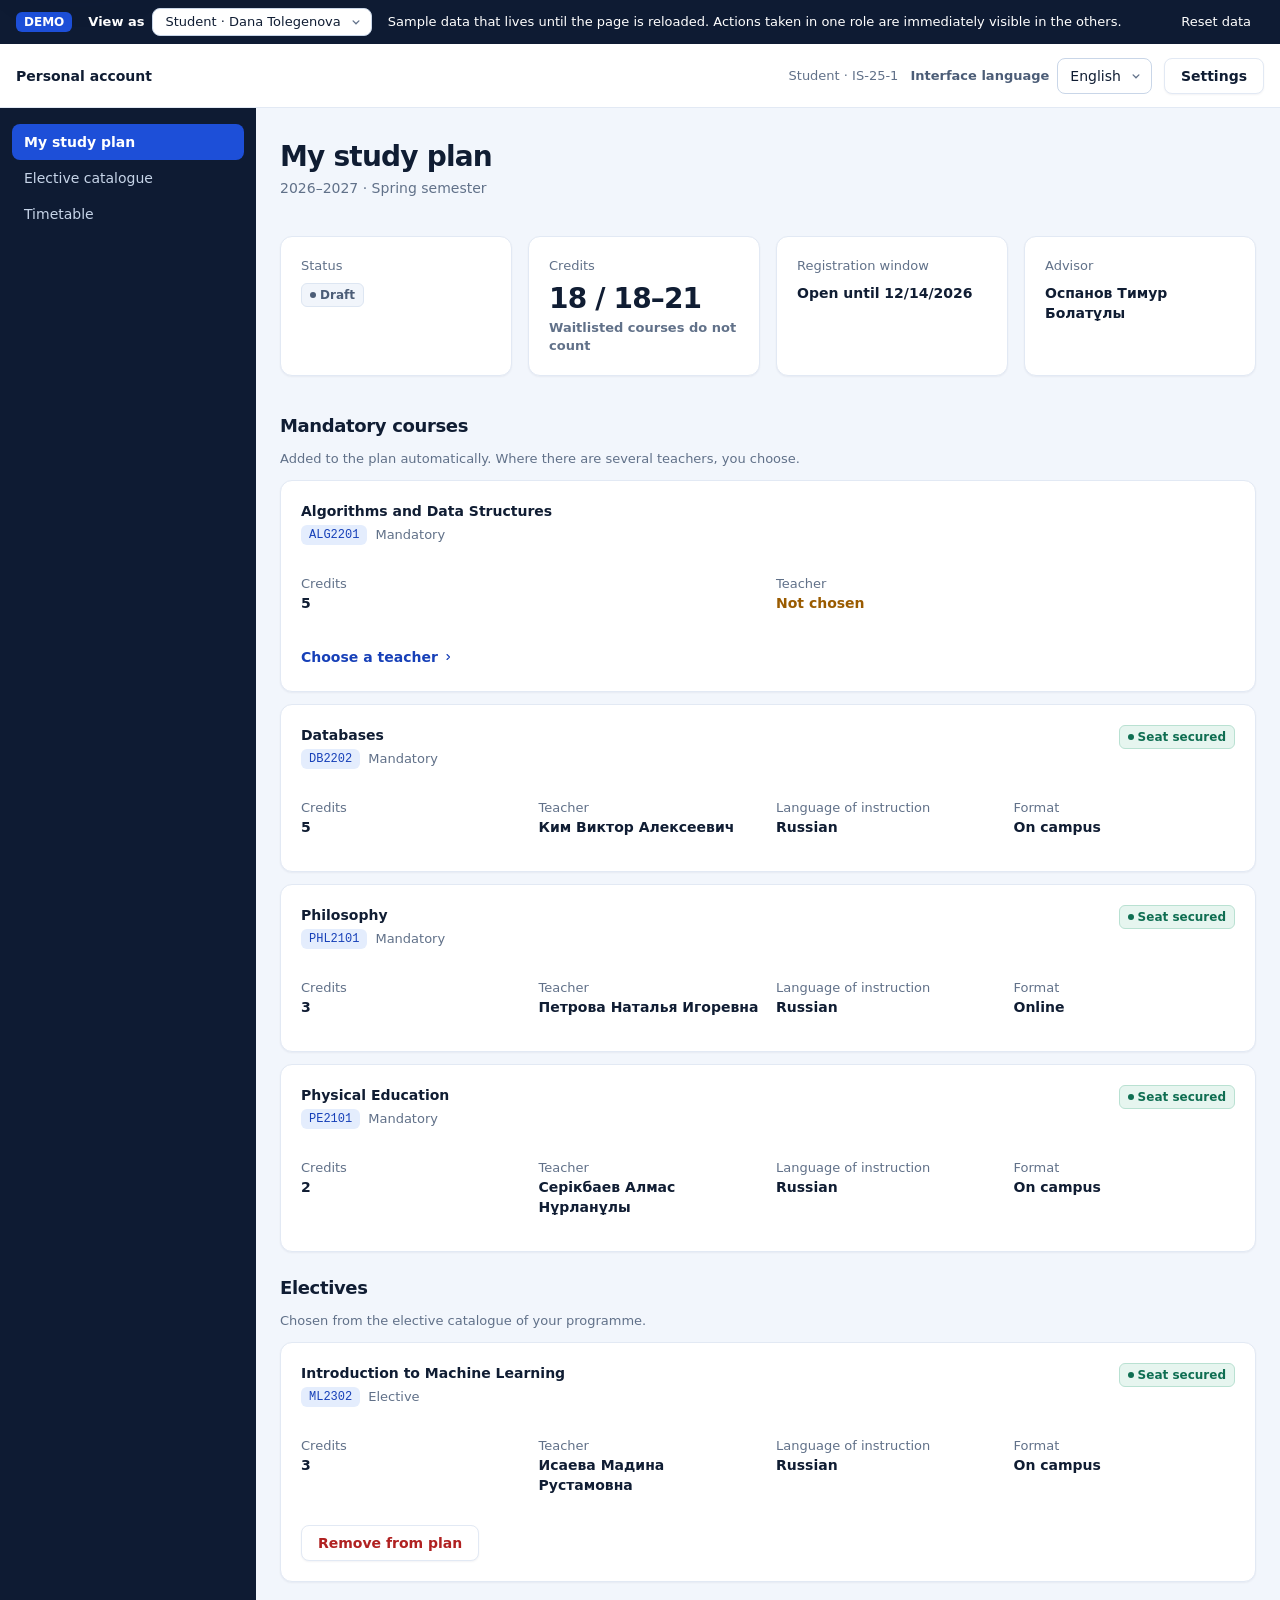
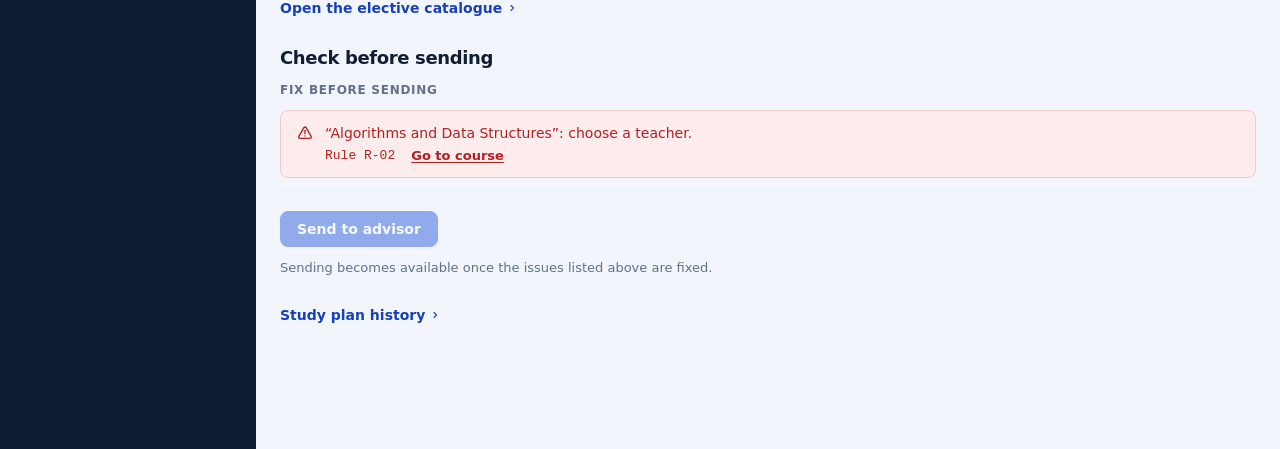
<file: index.html>
<!doctype html>
<html lang="ru">
  <head>
    <meta charset="UTF-8" />
    <meta name="viewport" content="width=device-width, initial-scale=1" />
    <title>ЦСО · демо</title>
    <script type="module" crossorigin src="./assets/index-DXyGjRxG.js"></script>
    <link rel="stylesheet" crossorigin href="./assets/style-5XSOkFM2.css">
  </head>
  <body>
    <div id="root"></div>
  </body>
</html>
</file>
<file: assets/style-5XSOkFM2.css>
.ds-spinner{border-radius:var(--ds-radius-full);border:2px solid;border-top-color:#0000;flex:none;animation:.7s linear infinite ds-spin;display:inline-block}.ds-spinner--sm{width:var(--ds-icon-sm-size);height:var(--ds-icon-sm-size)}.ds-spinner--md{width:var(--ds-icon-md-size);height:var(--ds-icon-md-size)}.ds-spinner--lg{width:var(--ds-icon-lg-size);height:var(--ds-icon-lg-size)}.ds-spinner__label{clip-path:inset(50%);white-space:nowrap;width:1px;height:1px;position:absolute;overflow:hidden}@keyframes ds-spin{to{transform:rotate(360deg)}}@media (prefers-reduced-motion:reduce){.ds-spinner{opacity:.45;border-top-color:currentColor;animation:none!important}}.ds-btn{justify-content:center;align-items:center;gap:var(--ds-space-s2);min-height:var(--ds-ctl);padding:0 var(--ds-space-s4);border-radius:var(--ds-radius-ctl);font-family:var(--ds-font-ui);font-size:var(--ds-text-control-size);line-height:var(--ds-text-control-line);font-weight:var(--ds-text-control-weight);cursor:pointer;transition:background-color var(--ds-duration-fast) var(--ds-easing), border-color var(--ds-duration-fast) var(--ds-easing);border:1px solid #0000;display:inline-flex}.ds-btn--sm{min-height:var(--ds-size-control-sm);padding:0 var(--ds-space-s3);font-size:var(--ds-text-control-sm-size);line-height:var(--ds-text-control-sm-line);font-weight:var(--ds-text-control-sm-weight)}.ds-btn--block{width:100%;display:flex}.ds-btn__icon{width:var(--ds-icon-sm-size);height:var(--ds-icon-sm-size);flex:none;justify-content:center;align-items:center;display:inline-flex}.ds-btn__icon>svg{width:100%;height:100%}.ds-btn__label{white-space:nowrap}.ds-btn:disabled{opacity:.45;cursor:not-allowed}.ds-btn--primary{background:var(--ds-color-acc);border-color:var(--ds-color-acc);color:var(--ds-color-on-acc);box-shadow:var(--ds-elevation-1)}.ds-btn--primary:not(:disabled):hover,.ds-btn--primary:not(:disabled):active{background:var(--ds-color-acc-hover);border-color:var(--ds-color-acc-hover)}.ds-btn--secondary{background:var(--ds-color-surface);border-color:var(--ds-color-line);color:var(--ds-color-fg);box-shadow:var(--ds-elevation-1)}.ds-btn--secondary:not(:disabled):hover,.ds-btn--secondary:not(:disabled):active{background:var(--ds-color-hover);border-color:var(--ds-color-line-strong)}.ds-btn--quiet{color:var(--ds-color-fg);background:0 0;border-color:#0000;font-weight:500}.ds-btn--quiet:not(:disabled):hover,.ds-btn--quiet:not(:disabled):active{background:var(--ds-color-hover-strong)}.ds-btn--danger{background:var(--ds-color-surface);border-color:var(--ds-color-line);color:var(--ds-color-danger);box-shadow:var(--ds-elevation-1)}.ds-btn--danger:not(:disabled):hover,.ds-btn--danger:not(:disabled):active{background:var(--ds-color-danger-bg);border-color:var(--ds-color-danger)}.ds-btn--dangerSolid{background:var(--ds-color-danger);border-color:var(--ds-color-danger);color:var(--ds-color-on-danger);box-shadow:var(--ds-elevation-1)}.ds-btn--dangerSolid:not(:disabled):hover,.ds-btn--dangerSolid:not(:disabled):active{background:var(--ds-color-danger-hover);border-color:var(--ds-color-danger-hover)}.ds-icobtn{width:var(--ds-size-icon-button);height:var(--ds-size-icon-button);border-radius:var(--ds-radius-ctl);color:var(--ds-color-fg2);cursor:pointer;transition:background-color var(--ds-duration-fast) var(--ds-easing);background:0 0;border:1px solid #0000;flex:none;justify-content:center;align-items:center;padding:0;display:inline-flex}.ds-icobtn>span,.ds-icobtn svg{width:var(--ds-icon-md-size);height:var(--ds-icon-md-size)}.ds-icobtn--dense{width:var(--ds-size-avatar-xs);height:var(--ds-size-avatar-xs)}.ds-icobtn:not(:disabled):hover,.ds-icobtn:not(:disabled):active{background:var(--ds-color-hover-strong);color:var(--ds-color-fg)}.ds-icobtn:disabled{opacity:.45;cursor:not-allowed}.ds-select{gap:var(--ds-space-s2);flex-direction:column;min-width:0;display:inline-flex}.ds-select__label{font-size:var(--ds-text-label-size);line-height:var(--ds-text-label-line);font-weight:var(--ds-text-label-weight);color:var(--ds-color-fg2)}.ds-select__label--hidden{clip-path:inset(50%);white-space:nowrap;width:1px;height:1px;margin:-1px;position:absolute;overflow:hidden}.ds-select__anchor{min-width:0;position:relative}.ds-select__trigger{align-items:center;gap:var(--ds-space-s2);width:100%;min-width:0;min-height:var(--ds-ctl);padding:0 var(--ds-space-s2) 0 var(--ds-space-s3);border:1px solid var(--ds-color-line-strong);border-radius:var(--ds-radius-ctl);background:var(--ds-color-surface);color:var(--ds-color-fg);font-size:var(--ds-text-body-size);line-height:var(--ds-text-body-line);text-align:left;cursor:pointer;transition:border-color var(--ds-duration-fast) var(--ds-easing);display:flex}.ds-select--sm .ds-select__trigger{min-height:var(--ds-size-control-sm);font-size:var(--ds-text-control-sm-size);line-height:var(--ds-text-control-sm-line)}.ds-select__trigger:not(:disabled):hover{border-color:var(--ds-color-acc-ring)}.ds-select__trigger[aria-expanded=true]{border-color:var(--ds-color-acc)}.ds-select__trigger:disabled{background:var(--ds-color-sunken);border-color:var(--ds-color-line);color:var(--ds-color-fg3);cursor:not-allowed}.ds-select__value{text-overflow:ellipsis;white-space:nowrap;flex:auto;min-width:0;overflow:hidden}.ds-select__icon{width:var(--ds-icon-md-size);height:var(--ds-icon-md-size);flex:none;display:inline-flex}.ds-select__icon>svg{width:100%;height:100%}.ds-select__chevron{width:var(--ds-icon-sm-size);height:var(--ds-icon-sm-size);color:var(--ds-color-fg3);transition:transform var(--ds-duration-base) var(--ds-easing);flex:none}.ds-select__trigger[aria-expanded=true] .ds-select__chevron{transform:rotate(180deg)}.ds-select__list{z-index:var(--ds-z-popover);min-width:max(100%, var(--ds-layout-popover-min));overscroll-behavior:contain;max-width:min(92vw,24rem);max-height:18rem;padding:var(--ds-space-s2);border:1px solid var(--ds-color-line);border-radius:var(--ds-radius-surf);background:var(--ds-color-surface);box-shadow:var(--ds-elevation-overlay);position:absolute;overflow-y:auto}.ds-select__list[hidden]{display:none}.ds-select__list[data-placement=bottom]{top:calc(100% + var(--ds-space-s2))}.ds-select__list[data-placement=top]{bottom:calc(100% + var(--ds-space-s2))}.ds-select__list--start{left:0}.ds-select__list--end{right:0}.ds-select__option{align-items:center;gap:var(--ds-space-s2);min-height:var(--ds-size-nav-item);padding:var(--ds-space-s1) var(--ds-space-s3);border-radius:var(--ds-radius-ctl);color:var(--ds-color-fg);font-size:var(--ds-text-body-size);line-height:var(--ds-text-body-line);cursor:pointer;display:flex}.ds-select__option[data-active=true]{background:var(--ds-color-acc-soft)}.ds-select__option[aria-selected=true]{color:var(--ds-color-acc-fg);font-weight:var(--ds-text-body-strong-weight)}.ds-select__option[aria-disabled=true]{color:var(--ds-color-fg3);cursor:not-allowed}.ds-select__check{width:var(--ds-icon-sm-size);height:var(--ds-icon-sm-size);color:var(--ds-color-acc-fg);flex:none;display:inline-flex}.ds-select__check>svg{width:100%;height:100%}.ds-select--inline{flex-direction:row;align-items:center}.ds-select--inline .ds-select__label{white-space:nowrap;flex:none}.ds-select--inline .ds-select__anchor{flex:auto}.ds-status{align-items:center;gap:var(--ds-space-s1);min-height:var(--ds-size-badge);padding:0 var(--ds-space-s2);border-radius:var(--ds-radius-sm);font-size:var(--ds-text-badge-size);line-height:var(--ds-text-badge-line);font-weight:var(--ds-text-badge-weight);white-space:nowrap;border:1px solid;display:inline-flex}.ds-status__dot{width:var(--ds-size-status-dot);height:var(--ds-size-status-dot);border-radius:var(--ds-radius-full);background:currentColor;flex:none}.ds-status--draft{color:var(--ds-status-draft-fg);background:var(--ds-status-draft-bg);border-color:var(--ds-status-draft-border)}.ds-status--review{color:var(--ds-status-review-fg);background:var(--ds-status-review-bg);border-color:var(--ds-status-review-border)}.ds-status--ok{color:var(--ds-status-ok-fg);background:var(--ds-status-ok-bg);border-color:var(--ds-status-ok-border)}.ds-status--rej{color:var(--ds-status-rej-fg);background:var(--ds-status-rej-bg);border-color:var(--ds-status-rej-border)}.ds-status--late{color:var(--ds-status-late-fg);background:var(--ds-status-late-bg);border-color:var(--ds-status-late-border)}.ds-status--arch{color:var(--ds-status-arch-fg);background:var(--ds-status-arch-bg);border-color:var(--ds-status-arch-border)}.ds-status--lock{color:var(--ds-status-lock-fg);background:var(--ds-status-lock-bg);border-color:var(--ds-status-lock-border)}.ds-vh{clip-path:inset(50%);white-space:nowrap;border:0;width:1px;height:1px;margin:-1px;padding:0;position:absolute;overflow:hidden}.ds-vh--focusable:focus-within{clip-path:none;white-space:normal;width:auto;height:auto;margin:0;position:static;overflow:visible}.ds-state{text-align:center;padding:var(--ds-space-s10) var(--ds-space-s6);flex-direction:column;align-items:center;display:flex}.ds-state__plate{width:48px;height:48px;margin-bottom:var(--ds-space-s3);border:1px solid var(--ds-color-acc-ring);border-radius:var(--ds-radius-surf);background:var(--ds-color-acc-soft);color:var(--ds-color-acc-fg);justify-content:center;align-items:center;display:flex}.ds-state--danger .ds-state__plate{border-color:var(--ds-status-rej-border);background:var(--ds-color-danger-bg);color:var(--ds-color-danger)}.ds-state__plate svg{width:var(--ds-icon-lg-size);height:var(--ds-icon-lg-size)}.ds-state__title{font-size:var(--ds-text-title-md-size);line-height:var(--ds-text-title-md-line);font-weight:var(--ds-text-title-md-weight);color:var(--ds-color-fg);margin:0}.ds-state__text{max-width:420px;margin-top:var(--ds-space-s1);font-size:var(--ds-text-body-size);line-height:var(--ds-text-body-line);color:var(--ds-color-fg3)}.ds-state__actions{justify-content:center;gap:var(--ds-space-s2);margin-top:var(--ds-space-s4);flex-wrap:wrap;display:flex}.ds-state__tech{align-items:center;gap:var(--ds-space-s1);margin-top:var(--ds-space-s4);padding:var(--ds-space-s1) var(--ds-space-s3);border:1px solid var(--ds-color-line);border-radius:var(--ds-radius-sm);background:var(--ds-color-sunken);color:var(--ds-color-fg3);display:flex}.ds-state__code{font-family:var(--ds-font-mono);font-size:var(--ds-text-mono-xs-size);line-height:var(--ds-text-mono-xs-line);font-variant-numeric:tabular-nums}.ds-state__copied{font-size:var(--ds-text-caption-sm-size);line-height:var(--ds-text-caption-sm-line);color:var(--ds-status-ok-fg)}.ds-notice{align-items:flex-start;gap:var(--ds-space-s3);padding:var(--ds-space-s3) var(--ds-space-s4);border-radius:var(--ds-radius-ctl);border:1px solid;display:flex}.ds-notice__body{gap:var(--ds-space-s0);flex-direction:column;flex:1;min-width:0;display:flex}.ds-notice__title{font-size:var(--ds-text-body-strong-size);line-height:var(--ds-text-body-strong-line);font-weight:var(--ds-text-body-strong-weight)}.ds-notice__text{font-size:var(--ds-text-caption-size);line-height:var(--ds-text-caption-line)}.ds-notice__action{flex:none}.ds-notice--info{color:var(--ds-status-lock-fg);background:var(--ds-status-lock-bg);border-color:var(--ds-status-lock-border)}.ds-notice--warning{color:var(--ds-status-review-fg);background:var(--ds-status-review-bg);border-color:var(--ds-status-review-border)}.ds-notice--danger{color:var(--ds-status-rej-fg);background:var(--ds-status-rej-bg);border-color:var(--ds-status-rej-border)}.ds-cap{gap:var(--ds-space-s1);flex-direction:column;min-width:0;display:flex}.ds-cap__head{justify-content:space-between;align-items:baseline;gap:var(--ds-space-s2);display:flex}.ds-cap__label{font-size:var(--ds-text-caption-size);line-height:var(--ds-text-caption-line);color:var(--ds-color-fg3)}.ds-cap__value{font-family:var(--ds-font-mono);font-size:var(--ds-text-mono-sm-size);line-height:var(--ds-text-mono-sm-line);font-weight:var(--ds-text-mono-sm-weight);font-variant-numeric:tabular-nums;color:var(--ds-color-fg2);white-space:nowrap}.ds-cap__track{height:var(--ds-size-progress-track);border-radius:var(--ds-radius-xs);background:var(--ds-color-track);overflow:hidden}.ds-cap__fill{border-radius:inherit;background:var(--ds-color-acc);height:100%;display:block}.ds-cap__track--high .ds-cap__fill{background:var(--ds-status-review-fg)}.ds-cap__track--full .ds-cap__fill{background:var(--ds-color-danger)}@media (forced-colors:active){.ds-cap__track{border:1px solid canvastext}.ds-cap__fill{background:highlight}}.ds-field{gap:var(--ds-space-s2);flex-direction:column;min-width:0;display:flex}.ds-field__label{font-size:var(--ds-text-label-size);line-height:var(--ds-text-label-line);font-weight:var(--ds-text-label-weight);color:var(--ds-color-fg2)}.ds-field__label--hidden{clip-path:inset(50%);white-space:nowrap;width:1px;height:1px;position:absolute;overflow:hidden}.ds-field__required{color:var(--ds-color-danger)}.ds-input{width:100%;min-height:var(--ds-ctl);padding:0 var(--ds-space-s3);border:1px solid var(--ds-color-line-strong);border-radius:var(--ds-radius-ctl);background:var(--ds-color-surface);color:var(--ds-color-fg);font-size:var(--ds-text-body-size);line-height:var(--ds-text-body-line);transition:border-color var(--ds-duration-fast) var(--ds-easing)}.ds-input::placeholder{color:var(--ds-color-fg3)}.ds-input:hover:not(:disabled){border-color:var(--ds-color-acc-ring)}.ds-input:focus-visible{border-color:var(--ds-color-acc)}.ds-input[aria-invalid=true]{border-color:var(--ds-color-danger);background:var(--ds-color-danger-bg)}.ds-input:disabled{border-color:var(--ds-color-line);background:var(--ds-color-sunken);color:var(--ds-color-fg3)}.ds-input:read-only:not(:disabled){background:var(--ds-color-sunken);border-style:dashed}.ds-field__hint{font-size:var(--ds-text-caption-size);line-height:var(--ds-text-caption-line);color:var(--ds-color-fg3)}.ds-field__hint--error{color:var(--ds-color-danger)}.ds-skel{border-radius:var(--ds-radius-sm);background:linear-gradient(90deg, var(--ds-color-skeleton) 0%, var(--ds-color-skeleton-highlight) 50%, var(--ds-color-skeleton) 100%);inline-size:100%;animation:ds-skel-shimmer var(--ds-duration-shimmer) linear infinite;background-size:200% 100%;display:block}.ds-skel--line{block-size:var(--ds-size-skeleton-line)}.ds-skel--sub{block-size:var(--ds-size-skeleton-sub)}.ds-skel--block{block-size:var(--ds-size-badge);border-radius:var(--ds-radius-ctl)}@keyframes ds-skel-shimmer{0%{background-position:100% 0}to{background-position:-100% 0}}@media (prefers-reduced-motion:reduce){.ds-skel{background:var(--ds-color-skeleton);animation:none!important}}*,:before,:after{box-sizing:border-box}html{-webkit-text-size-adjust:100%}body{background:var(--ds-color-canvas);min-height:100vh;color:var(--ds-color-fg);font-family:var(--ds-font-ui);font-size:var(--ds-text-body-size);line-height:var(--ds-text-body-line);font-weight:var(--ds-text-body-weight);-webkit-font-smoothing:antialiased;margin:0}h1,h2,h3,h4,p,figure{margin:0}ul,ol{margin:0;padding:0;list-style:none}img,svg{max-width:100%;display:block}a{color:var(--ds-color-acc-fg);text-underline-offset:2px;text-decoration-thickness:1px}button,input,select,textarea{font:inherit;color:inherit}:focus-visible{outline:2px solid var(--ds-color-acc);outline-offset:2px}:focus:not(:focus-visible){outline:none}.ds-tabular{font-variant-numeric:tabular-nums}.ds-mono{font-family:var(--ds-font-mono);font-variant-numeric:tabular-nums}@media (prefers-reduced-motion:reduce){*,:before,:after{scroll-behavior:auto!important;transition-duration:1ms!important;animation-duration:1ms!important;animation-iteration-count:1!important}}.shell-context-single{font-size:var(--ds-text-caption-size);line-height:var(--ds-text-caption-line);color:var(--ds-color-fg3)}.shell-appearance{position:relative}.shell-appearance__panel{z-index:var(--ds-z-popover);gap:var(--ds-space-s4);width:min(320px, calc(100vw - 2 * var(--ds-space-s4)));margin-top:var(--ds-space-s2);padding:var(--ds-space-s5);border:1px solid var(--ds-color-line);border-radius:var(--ds-radius-surf);background:var(--ds-color-surface);box-shadow:var(--ds-elevation-overlay);flex-direction:column;display:flex;position:absolute;right:0}.shell-appearance__panel[hidden]{display:none}.shell-appearance__title{font-size:var(--ds-text-title-sm-size);line-height:var(--ds-text-title-sm-line);font-weight:var(--ds-text-title-sm-weight)}.shell-appearance__panel .ds-select{display:flex}.shell-range{align-items:stretch;gap:var(--ds-space-s2);flex-direction:column;display:flex}.shell-range__label{font-size:var(--ds-text-label-size);line-height:var(--ds-text-label-line);font-weight:var(--ds-text-label-weight);color:var(--ds-color-fg2)}.shell-range input[type=range]{width:100%;accent-color:var(--ds-color-acc)}.shell-range output{font-family:var(--ds-font-mono);font-size:var(--ds-text-mono-sm-size);color:var(--ds-color-fg3)}.shell-check{align-items:center;gap:var(--ds-space-s2);font-size:var(--ds-text-body-size);display:flex}.shell-check input[type=checkbox]{width:var(--ds-size-checkbox);height:var(--ds-size-checkbox);accent-color:var(--ds-color-acc)}@media (width<=759px){.shell__topbar-end>.ds-select>.ds-select__label{clip-path:inset(50%);white-space:nowrap;width:1px;height:1px;margin:-1px;position:absolute;overflow:hidden}}.shell{grid-template:"top""nav""content"1fr/1fr;min-height:100vh;display:grid}.shell__skip{top:var(--ds-space-s2);left:var(--ds-space-s2);z-index:var(--ds-z-toast);padding:var(--ds-space-s2) var(--ds-space-s4);border-radius:var(--ds-radius-ctl);background:var(--ds-color-surface);color:var(--ds-color-fg);box-shadow:var(--ds-elevation-overlay);position:absolute;transform:translateY(-200%)}.shell__skip:focus{transform:translateY(0)}.shell__topbar{justify-content:space-between;align-items:center;gap:var(--ds-space-s2) var(--ds-space-s4);min-height:var(--ds-layout-top-bar);padding:var(--ds-space-s2) var(--ds-space-s4);background:var(--ds-color-surface);border-bottom:1px solid var(--ds-color-line);flex-wrap:wrap;grid-area:top;display:flex}.shell__topbar-start,.shell__topbar-end{align-items:center;gap:var(--ds-space-s3);min-width:0;display:flex}.shell__topbar-end{flex-wrap:wrap;flex:auto;justify-content:flex-end}.shell__brand{min-width:0;font-size:var(--ds-text-title-sm-size);line-height:var(--ds-text-title-sm-line);font-weight:var(--ds-text-title-sm-weight);text-overflow:ellipsis;white-space:nowrap;overflow:hidden}.shell__nav{padding:var(--ds-space-s4) var(--ds-space-s3);background:var(--ds-color-nav);color:var(--ds-color-nav-fg);grid-area:nav;display:none}.shell[data-menu-open=true] .shell__nav{display:block}.shell__nav-group+.shell__nav-group{margin-top:var(--ds-space-s5);padding-top:var(--ds-space-s5);border-top:1px solid var(--ds-color-nav-divider)}.shell__nav-title{margin-bottom:var(--ds-space-s2);padding:0 var(--ds-space-s3);font-size:var(--ds-text-overline-sm-size);line-height:var(--ds-text-overline-sm-line);font-weight:var(--ds-text-overline-sm-weight);letter-spacing:var(--ds-text-overline-sm-tracking);text-transform:var(--ds-text-overline-sm-transform);color:var(--ds-color-nav-fg2);overflow-wrap:break-word}.shell__nav-link{min-height:var(--ds-size-nav-item);padding:var(--ds-space-s1) var(--ds-space-s3);border-radius:var(--ds-radius-ctl);color:var(--ds-color-nav-fg);font-size:var(--ds-text-body-size);line-height:var(--ds-text-body-line);align-items:center;text-decoration:none;display:flex}.shell__nav-link:hover{background:var(--ds-color-nav2)}.shell__nav-link--active{background:var(--ds-color-nav-active-bg);color:var(--ds-color-nav-active-fg);font-weight:var(--ds-text-body-strong-weight)}.shell__menu-toggle{display:inline-flex}.shell__content{width:100%;min-width:0;max-width:var(--ds-layout-content-max);padding:var(--ds-space-s5) var(--ds-space-s4);grid-area:content}.shell__content:focus{outline:none}@media (width>=760px){.shell{grid-template-columns:var(--ds-layout-sidebar) minmax(0, 1fr);grid-template-rows:auto 1fr;grid-template-areas:"top top""nav content"}.shell__nav,.shell[data-menu-open=true] .shell__nav{display:block}.shell__menu-toggle{display:none}.shell__content{padding:var(--ds-space-s7) var(--ds-space-s6)}}.pg-page{gap:var(--ds-space-s6);padding-bottom:var(--ds-space-s10);flex-direction:column;display:flex}.pg-head{gap:var(--ds-space-s1);flex-direction:column;display:flex}.pg-title{font-size:var(--ds-text-h1-compact-size);line-height:var(--ds-text-h1-compact-line);font-weight:var(--ds-text-h1-compact-weight);letter-spacing:var(--ds-text-h1-compact-tracking);overflow-wrap:anywhere}.pg-sub{font-size:var(--ds-text-body-size);line-height:var(--ds-text-body-line);color:var(--ds-color-fg3)}.pg-section{gap:var(--ds-space-s3);flex-direction:column;display:flex}.pg-section__title{font-size:var(--ds-text-title-lg-size);line-height:var(--ds-text-title-lg-line);font-weight:var(--ds-text-title-lg-weight);letter-spacing:var(--ds-text-title-lg-tracking)}.pg-section__hint,.pg-hint{font-size:var(--ds-text-caption-size);line-height:var(--ds-text-caption-line);color:var(--ds-color-fg3)}.pg-subtitle{font-size:var(--ds-text-overline-size);line-height:var(--ds-text-overline-line);font-weight:var(--ds-text-overline-weight);letter-spacing:var(--ds-text-overline-tracking);text-transform:var(--ds-text-overline-transform);color:var(--ds-color-fg3)}.pg-muted{color:var(--ds-color-fg3)}.pg-attention{color:var(--ds-status-review-fg);font-weight:var(--ds-text-body-strong-weight)}.pg-empty{padding:var(--ds-space-s5);border:1px dashed var(--ds-color-line-strong);border-radius:var(--ds-radius-surf);color:var(--ds-color-fg3);text-align:center}.pg-link{align-items:center;gap:var(--ds-space-s1);min-height:var(--ds-size-control-sm);font-weight:var(--ds-text-control-weight);color:var(--ds-color-acc-fg);text-decoration:none;display:inline-flex}.pg-link:hover{text-decoration:underline}.pg-link svg{width:var(--ds-icon-xs-size);height:var(--ds-icon-xs-size);flex:none}.pg-link--back{color:var(--ds-color-fg2);font-weight:var(--ds-text-body-weight)}.pg-backlinks{gap:var(--ds-space-s1) var(--ds-space-s5);flex-wrap:wrap;display:flex}.pg-code{padding:var(--ds-space-s0) var(--ds-space-s2);border-radius:var(--ds-radius-sm);background:var(--ds-color-acc-soft);color:var(--ds-color-acc-fg);font-family:var(--ds-font-mono);font-size:var(--ds-text-mono-sm-size);line-height:var(--ds-text-mono-sm-line);font-weight:var(--ds-text-mono-sm-weight);font-variant-numeric:tabular-nums;white-space:nowrap;display:inline-block}.pg-summary__grid{gap:var(--ds-space-s4);grid-template-columns:repeat(auto-fit,minmax(min(13rem,100%),1fr));display:grid}.pg-summary__cell{gap:var(--ds-space-s2);padding:var(--ds-space-s5);border:1px solid var(--ds-color-line);border-radius:var(--ds-radius-surf);background:var(--ds-color-surface);box-shadow:var(--ds-elevation-1);flex-direction:column;display:flex}.pg-summary__cell dt{font-size:var(--ds-text-caption-size);line-height:var(--ds-text-caption-line);color:var(--ds-color-fg3)}.pg-summary__cell dd{align-items:flex-start;gap:var(--ds-space-s1);font-weight:var(--ds-text-body-strong-weight);flex-direction:column;margin:0;display:flex}.pg-metric{font-size:var(--ds-text-metric-size);line-height:var(--ds-text-metric-line);font-weight:var(--ds-text-metric-weight);letter-spacing:var(--ds-text-metric-tracking);font-variant-numeric:tabular-nums}.pg-metric--out{color:var(--ds-color-danger)}.pg-list{gap:var(--ds-space-s3);flex-direction:column;display:flex}.pg-grid{gap:var(--ds-space-s4);grid-template-columns:repeat(auto-fill,minmax(min(20rem,100%),1fr));display:grid}.pg-grid>li{display:flex}.pg-card,.pg-panel{gap:var(--ds-space-s4);min-width:0;padding:var(--ds-space-s5);border:1px solid var(--ds-color-line);border-radius:var(--ds-radius-surf);background:var(--ds-color-surface);box-shadow:var(--ds-elevation-1);flex-direction:column;display:flex}.pg-card{width:100%;scroll-margin-block:var(--ds-space-s9)}.pg-card--selected{border-color:var(--ds-color-acc-ring);background:var(--ds-color-acc-soft)}.pg-card--skeleton{gap:var(--ds-space-s3)}.pg-card__head{justify-content:space-between;align-items:flex-start;gap:var(--ds-space-s2) var(--ds-space-s3);flex-wrap:wrap;display:flex}.pg-card__titles{gap:var(--ds-space-s1);flex-direction:column;flex:14rem;min-width:0;display:flex}.pg-card__title{font-size:var(--ds-text-title-sm-size);line-height:var(--ds-text-title-sm-line);font-weight:var(--ds-text-title-sm-weight);overflow-wrap:anywhere}.pg-card__meta{align-items:center;gap:var(--ds-space-s1) var(--ds-space-s2);font-size:var(--ds-text-caption-size);line-height:var(--ds-text-caption-line);color:var(--ds-color-fg3);flex-wrap:wrap;display:flex}.pg-card__text{max-width:80ch;font-size:var(--ds-text-body-long-size);line-height:var(--ds-text-body-long-line);color:var(--ds-color-fg2)}.pg-card__actions{align-items:flex-start;gap:var(--ds-space-s3) var(--ds-space-s5);flex-wrap:wrap;margin-top:auto;display:flex}.pg-card__actions--end{justify-content:flex-end}.pg-card:focus-visible{outline:2px solid var(--ds-color-acc);outline-offset:2px}.pg-kv{gap:var(--ds-space-s3) var(--ds-space-s4);grid-template-columns:repeat(auto-fit,minmax(min(9rem,100%),1fr));display:grid}.pg-kv dt{font-size:var(--ds-text-caption-size);line-height:var(--ds-text-caption-line);color:var(--ds-color-fg3)}.pg-kv dd{font-weight:var(--ds-text-body-strong-weight);overflow-wrap:anywhere;margin:0}.pg-notes{gap:var(--ds-space-s1);font-size:var(--ds-text-caption-size);line-height:var(--ds-text-caption-line);color:var(--ds-color-fg2);flex-direction:column;display:flex}.pg-confirm{align-items:flex-start;gap:var(--ds-space-s3);flex-direction:column;display:flex}.pg-confirm__panel{gap:var(--ds-space-s2);width:100%;max-width:36rem;padding:var(--ds-space-s4) var(--ds-space-s5);border:1px solid var(--ds-color-line);border-radius:var(--ds-radius-ctl);background:var(--ds-color-surface2);border-left-width:3px;flex-direction:column;display:flex}.pg-confirm__panel[hidden]{display:none}.pg-confirm__panel--danger{border-left-color:var(--ds-color-danger)}.pg-confirm__panel--primary{border-left-color:var(--ds-color-acc)}.pg-confirm__title{font-size:var(--ds-text-title-sm-size);line-height:var(--ds-text-title-sm-line);font-weight:var(--ds-text-title-sm-weight)}.pg-confirm__text{font-size:var(--ds-text-caption-size);line-height:var(--ds-text-caption-line);color:var(--ds-color-fg2)}.pg-confirm__actions{justify-content:flex-end;gap:var(--ds-space-s2);margin-top:var(--ds-space-s2);flex-wrap:wrap;display:flex}.pg-toolbar{align-items:flex-end;gap:var(--ds-space-s4);flex-wrap:wrap;display:flex}.pg-toolbar__search{flex:17.5rem;min-width:0}.pg-found{font-size:var(--ds-text-caption-size);line-height:var(--ds-text-caption-line);color:var(--ds-color-fg3)}.pg-timeline{border:1px solid var(--ds-color-line);border-radius:var(--ds-radius-surf);background:var(--ds-color-surface);box-shadow:var(--ds-elevation-1);flex-direction:column;display:flex}.pg-event{gap:var(--ds-space-s1) var(--ds-space-s5);padding:var(--ds-space-s3) var(--ds-space-s5);grid-template-columns:1fr;display:grid}.pg-event+.pg-event{border-top:1px solid var(--ds-color-line-soft)}.pg-event__time{font-family:var(--ds-font-mono);font-size:var(--ds-text-mono-sm-size);line-height:var(--ds-text-mono-sm-line);font-variant-numeric:tabular-nums;color:var(--ds-color-fg3)}.pg-event__body{gap:var(--ds-space-s1);flex-direction:column;min-width:0;display:flex}.pg-event__title{font-weight:var(--ds-text-body-strong-weight)}.pg-event__actor{font-size:var(--ds-text-caption-size);line-height:var(--ds-text-caption-line);color:var(--ds-color-fg3)}@media (width>=760px){.pg-title{font-size:var(--ds-text-h1-size);line-height:var(--ds-text-h1-line);font-weight:var(--ds-text-h1-weight);letter-spacing:var(--ds-text-h1-tracking)}.pg-event{grid-template-columns:11rem 1fr}}.dep-warn{color:var(--ds-status-review-fg)}.dep-bad{color:var(--ds-color-danger)}.dep-offerings{flex-direction:column;display:flex}.dep-offering{gap:var(--ds-space-s3) var(--ds-space-s5);padding:var(--ds-space-s3) 0;border-top:1px solid var(--ds-color-line-soft);grid-template-columns:1fr;align-items:center;display:grid}.dep-offering__main{gap:var(--ds-space-s1);flex-direction:column;min-width:0;display:flex}.dep-offering__name{font-weight:var(--ds-text-body-strong-weight)}.dep-offering__demand{gap:var(--ds-space-s1);flex-direction:column;display:flex}.dep-offering__status{align-items:center;gap:var(--ds-space-s2);flex-wrap:wrap;display:flex}.dep-offering__form{grid-column:1/-1}.dep-form__grid{gap:var(--ds-space-s4);grid-template-columns:repeat(auto-fit,minmax(min(12rem,100%),1fr));align-items:start;display:grid}.dep-form__grid .ds-select{display:flex}.dep-lessons{flex-direction:column;display:flex}.dep-lesson{gap:var(--ds-space-s0);padding:var(--ds-space-s2) 0 var(--ds-space-s2) var(--ds-space-s3);border-left:3px solid var(--ds-color-acc);flex-direction:column;display:flex}.dep-lesson+.dep-lesson{margin-top:var(--ds-space-s2)}.dep-lesson--bad{border-left-color:var(--ds-status-rej-fg)}.dep-lesson__when{font-family:var(--ds-font-mono);font-size:var(--ds-text-mono-sm-size);line-height:var(--ds-text-mono-sm-line);color:var(--ds-color-fg2)}@media (width>=760px){.dep-offering{grid-template-columns:minmax(12rem,1.2fr) minmax(12rem,1fr) auto}}.adm-toolbar{justify-content:space-between}.adm-toolbar__end{flex:auto;justify-content:flex-end;display:flex}.adm-row{align-items:center;gap:var(--ds-space-s3) var(--ds-space-s5);grid-template-columns:1fr;display:grid}.adm-row__who{gap:var(--ds-space-s1);flex-direction:column;min-width:0;display:flex}.adm-row__facts{gap:var(--ds-space-s2) var(--ds-space-s6);flex-wrap:wrap;display:flex}.adm-row__facts dt{font-size:var(--ds-text-caption-size);line-height:var(--ds-text-caption-line);color:var(--ds-color-fg3)}.adm-row__facts dd{font-weight:var(--ds-text-body-strong-weight);margin:0}.adm-ok{color:var(--ds-status-ok-fg)}.adm-warning{color:var(--ds-status-review-fg)}.adm-danger{color:var(--ds-color-danger)}.adm-check{align-items:flex-start;gap:var(--ds-space-s3);padding:var(--ds-space-s3) var(--ds-space-s4);border-radius:var(--ds-radius-ctl);border:1px solid;display:flex}.adm-check__icon{width:var(--ds-icon-md-size);height:var(--ds-icon-md-size);margin-top:var(--ds-space-s0);flex:none;display:inline-flex}.adm-rule{font-family:var(--ds-font-mono);font-size:var(--ds-text-caption-size);line-height:var(--ds-text-caption-line);white-space:nowrap}.adm-check--error{color:var(--ds-status-rej-fg);background:var(--ds-status-rej-bg);border-color:var(--ds-status-rej-border)}.adm-check--warning{color:var(--ds-status-review-fg);background:var(--ds-status-review-bg);border-color:var(--ds-status-review-border)}.adm-check--ok{color:var(--ds-status-ok-fg);background:var(--ds-status-ok-bg);border-color:var(--ds-status-ok-border)}.adm-funnel{height:var(--ds-space-s4);border-radius:var(--ds-radius-xs);background:var(--ds-color-track);display:flex;overflow:hidden}.adm-funnel__part{flex-basis:0;min-width:2px}.adm-swatch{width:var(--ds-icon-xs-size);height:var(--ds-icon-xs-size);margin-right:var(--ds-space-s2);border-radius:var(--ds-radius-xs);vertical-align:baseline;display:inline-block}.adm-swatch--notStarted{background:var(--ds-dataviz-negative)}.adm-swatch--draft{background:var(--ds-dataviz-muted)}.adm-swatch--submitted{background:var(--ds-dataviz-warning)}.adm-swatch--approved{background:var(--ds-dataviz-positive)}@media (width>=760px){.adm-row{grid-template-columns:minmax(12rem,1.4fr) auto minmax(14rem,1.6fr) auto}}.adm-params{gap:var(--ds-space-s4);grid-template-columns:repeat(auto-fit,minmax(min(13rem,100%),1fr));align-items:start;display:grid}.adm-tree{gap:var(--ds-space-s2);flex-direction:column;display:flex}.adm-tree .adm-tree{margin-top:var(--ds-space-s2);margin-left:var(--ds-space-s3);padding-left:var(--ds-space-s4);border-left:1px solid var(--ds-color-line)}.adm-unit__row{gap:var(--ds-space-s2) var(--ds-space-s5);padding:var(--ds-space-s2) var(--ds-space-s3);border-radius:var(--ds-radius-ctl);background:var(--ds-color-surface2);grid-template-columns:1fr;align-items:center;display:grid}.adm-unit__who{gap:var(--ds-space-s0);flex-direction:column;min-width:0;display:flex}.adm-unit__editor{max-width:none;margin-top:var(--ds-space-s2)}.adm-students{padding-left:var(--ds-space-s5);flex-direction:column;list-style:decimal;display:flex}.adm-student{padding:var(--ds-space-s1) 0;border-bottom:1px solid var(--ds-color-line-soft)}.adm-student>*{vertical-align:middle}.adm-student__name{min-width:min(20rem,100%);margin-right:var(--ds-space-s3);display:inline-block}.adm-student__move{align-items:center;gap:var(--ds-space-s2);flex-wrap:wrap;display:inline-flex}@media (width>=760px){.adm-unit__row{grid-template-columns:minmax(14rem,1.5fr) minmax(10rem,1fr) auto}}.dsp-good{color:var(--ds-status-ok-fg)}.dsp-bad{color:var(--ds-color-danger)}.dsp-warn{color:var(--ds-status-review-fg)}.dsp-links{gap:var(--ds-space-s2) var(--ds-space-s6);flex-wrap:wrap;display:flex}.dsp-score{font-family:var(--ds-font-mono);font-variant-numeric:tabular-nums}.dsp-steps{gap:var(--ds-space-s2);margin-top:var(--ds-space-s2);flex-wrap:wrap;display:flex}.dsp-step{align-items:center;gap:var(--ds-space-s2);min-height:var(--ds-size-avatar-md);padding:0 var(--ds-space-s3) 0 var(--ds-space-s1);border:1px solid var(--ds-color-line);border-radius:var(--ds-radius-full);font-size:var(--ds-text-caption-size);line-height:var(--ds-text-caption-line);color:var(--ds-color-fg3);display:inline-flex}.dsp-step__node{width:var(--ds-size-checkbox);height:var(--ds-size-checkbox);border-radius:var(--ds-radius-full);background:var(--ds-color-acc-soft);color:var(--ds-color-acc-fg);font-family:var(--ds-font-mono);font-size:var(--ds-text-mono-xs-size);justify-content:center;align-items:center;display:inline-flex}.dsp-step--done{border-color:var(--ds-status-ok-border);color:var(--ds-status-ok-fg)}.dsp-step--done .dsp-step__node{background:var(--ds-status-ok-bg);color:var(--ds-status-ok-fg)}.dsp-step--current{border-color:var(--ds-color-acc);color:var(--ds-color-fg);font-weight:var(--ds-text-body-strong-weight)}.dsp-step--current .dsp-step__node{background:var(--ds-color-acc);color:var(--ds-color-on-acc)}.dsp-split{gap:var(--ds-space-s5);grid-template-columns:minmax(0,1fr);align-items:start;display:grid}.dsp-gridwrap{border:1px solid var(--ds-color-line);border-radius:var(--ds-radius-surf);background:var(--ds-color-surface);box-shadow:var(--ds-elevation-1);position:relative;overflow-x:auto}.dsp-grid{border-collapse:collapse;table-layout:fixed;width:100%;min-width:48rem}.dsp-grid th,.dsp-grid td{padding:var(--ds-space-s1);border-bottom:1px solid var(--ds-color-line-soft);vertical-align:top}.dsp-grid thead th{padding:var(--ds-space-s2);background:var(--ds-color-surface2);border-bottom:1px solid var(--ds-color-line);font-size:var(--ds-text-overline-size);line-height:var(--ds-text-overline-line);font-weight:var(--ds-text-overline-weight);letter-spacing:var(--ds-text-overline-tracking);text-transform:var(--ds-text-overline-transform);color:var(--ds-color-fg3);text-align:left}.dsp-grid__time{text-align:left;width:6rem}.dsp-grid__slot{font-size:var(--ds-text-overline-size);line-height:var(--ds-text-overline-line);font-weight:var(--ds-text-overline-weight);letter-spacing:var(--ds-text-overline-tracking);text-transform:var(--ds-text-overline-transform);color:var(--ds-color-fg3);display:block}.dsp-grid__hours{font-family:var(--ds-font-mono);font-size:var(--ds-text-mono-xs-size);line-height:var(--ds-text-mono-xs-line);color:var(--ds-color-fg2);font-weight:400;display:block}.dsp-grid__cell{height:4.5rem}.dsp-grid__cell--drop{outline:1px dashed var(--ds-color-acc-ring);outline-offset:-3px}.dsp-chip{align-items:flex-start;gap:var(--ds-space-s0);width:100%;padding:var(--ds-space-s2);border:1px solid #0000;border-left:3px solid var(--ds-color-acc);border-radius:var(--ds-radius-ctl);background:var(--ds-color-acc-soft);color:var(--ds-color-fg);text-align:left;cursor:pointer;flex-direction:column;display:flex}.dsp-chip+.dsp-chip{margin-top:var(--ds-space-s1)}.dsp-chip[draggable=true]{cursor:grab}.dsp-chip:hover{background:var(--ds-color-acc-soft-hover)}.dsp-chip--lab{border-left-color:var(--ds-status-ok-fg);background:var(--ds-status-ok-bg)}.dsp-chip--conflict{border-left-color:var(--ds-status-rej-fg);background:var(--ds-status-rej-bg)}.dsp-chip--selected{border-color:var(--ds-color-acc);box-shadow:var(--ds-focus-ring)}.dsp-chip__title{font-size:var(--ds-text-badge-size);line-height:var(--ds-text-badge-line);font-weight:var(--ds-text-title-sm-weight);color:var(--ds-color-acc-fg)}.dsp-chip__meta{font-size:var(--ds-text-caption-sm-size);line-height:var(--ds-text-caption-sm-line);color:var(--ds-color-fg2)}.dsp-chip__flags{gap:var(--ds-space-s1);flex-wrap:wrap;display:flex}.dsp-flag{align-items:center;gap:var(--ds-space-s0);font-size:var(--ds-text-caption-sm-size);line-height:var(--ds-text-caption-sm-line);font-weight:var(--ds-text-badge-weight);color:var(--ds-status-lock-fg);display:inline-flex}.dsp-flag svg{width:var(--ds-icon-xs-size);height:var(--ds-icon-xs-size)}.dsp-flag--bad{color:var(--ds-status-rej-fg)}.dsp-unplaced{gap:var(--ds-space-s2);grid-template-columns:repeat(auto-fill,minmax(min(14rem,100%),1fr));display:grid}.dsp-panel{gap:var(--ds-space-s4);padding:var(--ds-space-s5);border:1px solid var(--ds-color-line);border-radius:var(--ds-radius-surf);background:var(--ds-color-surface);box-shadow:var(--ds-elevation-1);flex-direction:column;display:flex}.dsp-panel--empty{box-shadow:none;border-style:dashed}.dsp-options{gap:var(--ds-space-s2);flex-wrap:wrap;display:flex}.adm-rule,.dsp-code{font-family:var(--ds-font-mono);font-size:var(--ds-text-caption-size);line-height:var(--ds-text-caption-line);white-space:nowrap}.dsp-conflict{flex-wrap:wrap;align-items:center}.dsp-conflict__text{flex:18rem}.dsp-conflict__links{gap:var(--ds-space-s1) var(--ds-space-s4);flex-wrap:wrap;display:flex}@media (width>=1120px){.dsp-split{grid-template-columns:minmax(0, 1fr) var(--ds-layout-aside-width)}.dsp-panel{top:var(--ds-space-s4);position:sticky}}.term-pair{gap:var(--ds-space-s4);grid-template-columns:repeat(auto-fit,minmax(min(11rem,100%),1fr));align-items:start;display:grid}.term-slots{gap:var(--ds-space-s4);grid-template-columns:repeat(auto-fill,minmax(min(16rem,100%),1fr));display:grid}.term-slot{gap:var(--ds-space-s2) var(--ds-space-s3);padding:var(--ds-space-s3) var(--ds-space-s4) var(--ds-space-s4);border:1px solid var(--ds-color-line);border-radius:var(--ds-radius-ctl);grid-template-columns:1fr 1fr;margin:0;display:grid}.term-slot legend,.term-fieldset legend{padding:0 var(--ds-space-s1);font-size:var(--ds-text-label-size);line-height:var(--ds-text-label-line);font-weight:var(--ds-text-label-weight);color:var(--ds-color-fg2)}.term-weights{flex-direction:column;display:flex}.term-weight{gap:var(--ds-space-s2) var(--ds-space-s4);padding:var(--ds-space-s3) 0;border-bottom:1px solid var(--ds-color-line-soft);grid-template-columns:1fr;align-items:center;display:grid}.term-weight__name{min-width:0}.term-check{align-items:center;gap:var(--ds-space-s2);min-height:var(--ds-ctl);cursor:pointer;display:inline-flex}.term-check input{width:var(--ds-size-checkbox);height:var(--ds-size-checkbox);accent-color:var(--ds-color-acc);margin:0}.term-tablewrap{border:1px solid var(--ds-color-line);border-radius:var(--ds-radius-surf);background:var(--ds-color-surface);box-shadow:var(--ds-elevation-1);position:relative;overflow-x:auto}.term-table{border-collapse:collapse;width:100%;min-width:34rem}.term-table th,.term-table td{padding:var(--ds-space-s2) var(--ds-space-s4);border-bottom:1px solid var(--ds-color-line-soft);text-align:left;vertical-align:middle}.term-table thead th{background:var(--ds-color-surface2);border-bottom-color:var(--ds-color-line);font-size:var(--ds-text-overline-size);line-height:var(--ds-text-overline-line);font-weight:var(--ds-text-overline-weight);letter-spacing:var(--ds-text-overline-tracking);text-transform:var(--ds-text-overline-transform);color:var(--ds-color-fg3)}.term-table tbody tr:last-child>*{border-bottom:0}.term-week-kind{align-items:center;gap:var(--ds-space-s2);flex-wrap:wrap;display:inline-flex}.room-cell{min-width:4.5rem;padding:var(--ds-space-s1) var(--ds-space-s2);border-radius:var(--ds-radius-ctl);font-family:var(--ds-font-mono);font-size:var(--ds-text-mono-sm-size);line-height:var(--ds-text-mono-sm-line);font-variant-numeric:tabular-nums;border:1px solid;flex-direction:column;display:inline-flex}.room-cell__note{font-family:var(--ds-font-ui);font-size:var(--ds-text-micro-size);line-height:var(--ds-text-micro-line)}.room-cell--free{color:var(--ds-status-ok-fg);background:var(--ds-status-ok-bg);border-color:var(--ds-status-ok-border)}.room-cell--partial{color:var(--ds-status-review-fg);background:var(--ds-status-review-bg);border-color:var(--ds-status-review-border)}.room-cell--full{color:var(--ds-color-fg2);background:var(--ds-color-sunken);border-color:var(--ds-color-line)}.room-cell--blocked{color:var(--ds-status-rej-fg);background:var(--ds-status-rej-bg);border-color:var(--ds-status-rej-border)}.room-legend{gap:var(--ds-space-s2) var(--ds-space-s4);font-size:var(--ds-text-caption-size);line-height:var(--ds-text-caption-line);color:var(--ds-color-fg2);flex-wrap:wrap;display:flex}.room-legend .room-cell{min-width:0;padding:0 var(--ds-space-s2)}.term-fieldset{gap:var(--ds-space-s1) var(--ds-space-s4);padding:var(--ds-space-s2) var(--ds-space-s4) var(--ds-space-s3);border:1px solid var(--ds-color-line);border-radius:var(--ds-radius-ctl);flex-wrap:wrap;margin:0;display:flex}.term-entries{flex-direction:column;display:flex}.term-entry{justify-content:space-between;align-items:center;gap:var(--ds-space-s2) var(--ds-space-s4);padding:var(--ds-space-s2) 0;border-bottom:1px solid var(--ds-color-line-soft);flex-wrap:wrap;display:flex}.term-entry__text{gap:var(--ds-space-s0);flex-direction:column;min-width:0;display:flex}@media (width>=760px){.term-weight{grid-template-columns:minmax(16rem,1fr) 8rem auto}}.pg-prereq{gap:var(--ds-space-s2);flex-direction:column;display:flex}.pg-prereq__list{gap:var(--ds-space-s1);flex-direction:column;display:flex}.pg-prereq__item{align-items:flex-start;gap:var(--ds-space-s2);font-size:var(--ds-text-caption-size);line-height:var(--ds-text-caption-line);display:flex}.pg-prereq__icon{width:var(--ds-icon-sm-size);height:var(--ds-icon-sm-size);margin-top:var(--ds-space-s0);flex:none;display:inline-flex}.pg-prereq__item--ok .pg-prereq__icon,.pg-prereq__item--ok .pg-prereq__state{color:var(--ds-status-ok-fg)}.pg-prereq__item--no .pg-prereq__icon,.pg-prereq__item--no .pg-prereq__state{color:var(--ds-status-rej-fg)}.pg-prereq__state{font-weight:var(--ds-text-body-strong-weight)}.pg-checks{gap:var(--ds-space-s2);flex-direction:column;display:flex}.pg-check{align-items:flex-start;gap:var(--ds-space-s3);padding:var(--ds-space-s3) var(--ds-space-s4);border-radius:var(--ds-radius-ctl);border:1px solid;display:flex}.pg-check__icon{width:var(--ds-icon-md-size);height:var(--ds-icon-md-size);margin-top:var(--ds-space-s0);flex:none;display:inline-flex}.pg-check__body{gap:var(--ds-space-s1);flex-direction:column;min-width:0;display:flex}.pg-check__meta{gap:var(--ds-space-s1) var(--ds-space-s4);font-size:var(--ds-text-caption-size);line-height:var(--ds-text-caption-line);flex-wrap:wrap;display:flex}.pg-check__meta a{color:inherit;font-weight:var(--ds-text-control-weight)}.pg-rule{font-family:var(--ds-font-mono);font-variant-numeric:tabular-nums}.pg-check--error{color:var(--ds-status-rej-fg);background:var(--ds-status-rej-bg);border-color:var(--ds-status-rej-border)}.pg-check--warning{color:var(--ds-status-review-fg);background:var(--ds-status-review-bg);border-color:var(--ds-status-review-border)}.pg-check--ok{color:var(--ds-status-ok-fg);background:var(--ds-status-ok-bg);border-color:var(--ds-status-ok-border)}.pg-submit{gap:var(--ds-space-s3);padding-top:var(--ds-space-s5);border-top:1px solid var(--ds-color-line-soft);flex-direction:column;display:flex}.board-loading{min-height:100vh;color:var(--ds-color-acc);justify-content:center;align-items:center;display:flex}.board{gap:var(--ds-space-s5);min-height:100vh;padding:var(--ds-space-s6);background:var(--ds-color-nav);color:var(--ds-color-on-brand);flex-direction:column;display:flex}.board__head{align-items:baseline;gap:var(--ds-space-s2) var(--ds-space-s6);flex-wrap:wrap;display:flex}.board__title{font-size:var(--ds-text-display-size);line-height:var(--ds-text-display-line);font-weight:var(--ds-text-display-weight);letter-spacing:var(--ds-text-display-tracking)}.board__date{font-size:var(--ds-text-title-lg-size);line-height:var(--ds-text-title-lg-line);color:var(--ds-color-nav-fg);flex:1}.board__date:first-letter{text-transform:uppercase}.board__clock{font-family:var(--ds-font-mono);font-size:var(--ds-text-display-size);line-height:var(--ds-text-display-line);font-variant-numeric:tabular-nums}.board__wrap{overflow-x:auto}.board__table{border-collapse:separate;width:100%;min-width:60rem;border-spacing:var(--ds-space-s1);table-layout:fixed}.board__table th,.board__table td{padding:var(--ds-space-s2) var(--ds-space-s3);border-radius:var(--ds-radius-ctl);background:var(--ds-color-nav2);text-align:left;vertical-align:top}.board__table thead th{background:0 0}.board__slot{font-size:var(--ds-text-overline-size);line-height:var(--ds-text-overline-line);font-weight:var(--ds-text-overline-weight);letter-spacing:var(--ds-text-overline-tracking);text-transform:var(--ds-text-overline-transform);color:var(--ds-color-nav-fg);display:block}.board__hours{font-family:var(--ds-font-mono);font-size:var(--ds-text-title-sm-size);line-height:var(--ds-text-title-sm-line);font-variant-numeric:tabular-nums;display:block}.board__room{width:7rem;font-family:var(--ds-font-mono);font-size:var(--ds-text-title-lg-size);line-height:var(--ds-text-title-lg-line)}.board__now{box-shadow:inset 0 0 0 2px var(--ds-color-nav-marker)}.board__lesson{gap:var(--ds-space-s1);flex-direction:column;display:flex}.board__discipline{font-size:var(--ds-text-title-sm-size);line-height:var(--ds-text-title-sm-line);font-weight:var(--ds-text-title-sm-weight)}.board__meta{font-size:var(--ds-text-caption-size);line-height:var(--ds-text-caption-line);color:var(--ds-color-nav-fg)}.board__change{padding:var(--ds-space-s0) var(--ds-space-s2);border-radius:var(--ds-radius-sm);background:var(--ds-color-danger);color:var(--ds-color-on-danger);font-size:var(--ds-text-badge-size);line-height:var(--ds-text-badge-line);font-weight:var(--ds-text-badge-weight);align-self:flex-start}.board__lesson--cancelled .board__discipline{text-decoration:line-through}.sch-toolbar{justify-content:space-between;align-items:center;gap:var(--ds-space-s3) var(--ds-space-s5);flex-wrap:wrap;display:flex}.sch-weeknav{gap:var(--ds-space-s2);flex-wrap:wrap;display:flex}.sch-weeklabel{font-weight:var(--ds-text-body-strong-weight);font-variant-numeric:tabular-nums;flex:14rem}.sch-actions{align-items:flex-start;gap:var(--ds-space-s2);flex-wrap:wrap;display:flex}.sch-ical{position:relative}.sch-ical__panel{z-index:var(--ds-z-popover);align-items:flex-start;gap:var(--ds-space-s3);width:min(24rem, calc(100vw - 2 * var(--ds-space-s4)));margin-top:var(--ds-space-s2);padding:var(--ds-space-s4);border:1px solid var(--ds-color-line);border-radius:var(--ds-radius-surf);background:var(--ds-color-surface);box-shadow:var(--ds-elevation-overlay);flex-direction:column;display:flex;position:absolute;right:0}.sch-ical__panel[hidden]{display:none}.sch-ical__url{width:100%;padding:var(--ds-space-s2) var(--ds-space-s3);border-radius:var(--ds-radius-sm);background:var(--ds-color-sunken);font-family:var(--ds-font-mono);font-size:var(--ds-text-mono-sm-size);line-height:var(--ds-text-mono-sm-line);overflow-wrap:anywhere;display:block}.sch-changes{gap:var(--ds-space-s1);margin-top:var(--ds-space-s1);padding-left:var(--ds-space-s4);flex-direction:column;list-style:outside;display:flex}.sch-lesson{align-items:flex-start;gap:var(--ds-space-s1);padding:var(--ds-space-s2);border-left:3px solid var(--ds-color-acc);border-radius:var(--ds-radius-ctl);background:var(--ds-color-acc-soft);color:var(--ds-color-fg);flex-direction:column;text-decoration:none;display:flex}.sch-lesson+.sch-lesson{margin-top:var(--ds-space-s1)}.sch-lesson:hover{background:var(--ds-color-acc-soft-hover)}.sch-lesson--lab{border-left-color:var(--ds-status-ok-fg);background:var(--ds-status-ok-bg)}.sch-lesson--changed{border-left-color:var(--ds-status-review-fg);background:var(--ds-status-review-bg)}.sch-lesson--cancelled{border-left-color:var(--ds-status-rej-fg);background:var(--ds-status-rej-bg)}.sch-lesson--cancelled .sch-lesson__title{text-decoration:line-through}.sch-lesson__time{font-family:var(--ds-font-mono);font-size:var(--ds-text-mono-xs-size);line-height:var(--ds-text-mono-xs-line);color:var(--ds-color-fg2)}.sch-lesson__title{font-size:var(--ds-text-badge-size);line-height:var(--ds-text-badge-line);font-weight:var(--ds-text-title-sm-weight);color:var(--ds-color-acc-fg);overflow-wrap:anywhere}.sch-lesson__meta{font-size:var(--ds-text-caption-sm-size);line-height:var(--ds-text-caption-sm-line);color:var(--ds-color-fg2)}.sch-tablewrap{border:1px solid var(--ds-color-line);border-radius:var(--ds-radius-surf);background:var(--ds-color-surface);box-shadow:var(--ds-elevation-1);display:none;position:relative;overflow-x:auto}.sch-table{border-collapse:collapse;table-layout:fixed;width:100%;min-width:52rem}.sch-table th,.sch-table td{padding:var(--ds-space-s1);border-bottom:1px solid var(--ds-color-line-soft);vertical-align:top}.sch-table thead th{padding:var(--ds-space-s2);background:var(--ds-color-surface2);border-bottom:1px solid var(--ds-color-line);text-align:left}.sch-table__time{text-align:left;width:6rem}.sch-table__weekday,.sch-table__slot{font-size:var(--ds-text-overline-size);line-height:var(--ds-text-overline-line);font-weight:var(--ds-text-overline-weight);letter-spacing:var(--ds-text-overline-tracking);text-transform:var(--ds-text-overline-transform);color:var(--ds-color-fg3);display:block}.sch-table__date,.sch-table__hours{font-family:var(--ds-font-mono);font-size:var(--ds-text-mono-xs-size);line-height:var(--ds-text-mono-xs-line);color:var(--ds-color-fg2);font-weight:400;display:block}.sch-table__day--today{box-shadow:inset 0 -2px 0 var(--ds-color-acc)}.sch-table__day--today .sch-table__weekday{color:var(--ds-color-acc-fg)}.sch-table__cell{height:4.5rem}.sch-table__cell--today{background:var(--ds-color-surface2)}.sch-days{gap:var(--ds-space-s5);flex-direction:column;display:flex}.sch-day{gap:var(--ds-space-s2);flex-direction:column;display:flex}.sch-day__title{font-size:var(--ds-text-title-sm-size);line-height:var(--ds-text-title-sm-line);font-weight:var(--ds-text-title-sm-weight)}.sch-day__title:first-letter{text-transform:uppercase}.sch-day[aria-current=date] .sch-day__title{color:var(--ds-color-acc-fg)}.sch-day__list{gap:var(--ds-space-s2);flex-direction:column;display:flex}.sch-roster{gap:var(--ds-space-s1) var(--ds-space-s5);padding-left:var(--ds-space-s5);grid-template-columns:repeat(auto-fill,minmax(min(18rem,100%),1fr));list-style:decimal;display:grid}.sch-roster li{padding:var(--ds-space-s1) 0;border-bottom:1px solid var(--ds-color-line-soft)}.sch-roster li>span+span{margin-left:var(--ds-space-s2)}@media (width>=760px){.sch-tablewrap{display:block}.sch-days{display:none}}@media print{.shell__topbar,.shell__nav,.shell__skip,.sch-toolbar .sch-weeknav,.sch-actions,.demo-bar{display:none!important}.sch-tablewrap{box-shadow:none;display:block;overflow:visible}.sch-days{display:none}.sch-table{min-width:0}}.app-loading{min-height:100vh;color:var(--ds-color-acc);justify-content:center;align-items:center;display:flex}.demo-bar{align-items:center;gap:var(--ds-space-s2) var(--ds-space-s4);padding:var(--ds-space-s2) var(--ds-space-s4);background:var(--ds-color-inverse-bg);color:var(--ds-color-inverse-fg);flex-wrap:wrap;display:flex}.demo-bar__badge{padding:var(--ds-space-s0) var(--ds-space-s2);border-radius:var(--ds-radius-sm);background:var(--ds-color-acc);color:var(--ds-color-on-acc);font-size:var(--ds-text-badge-size);line-height:var(--ds-text-badge-line);font-weight:var(--ds-text-badge-weight);text-transform:uppercase}.demo-bar__hint{font-size:var(--ds-text-caption-size);line-height:var(--ds-text-caption-line);flex:18rem}.demo-bar .ds-select__label,.demo-bar .ds-btn--quiet{color:inherit}
/*$vite$:1*/
</file>
